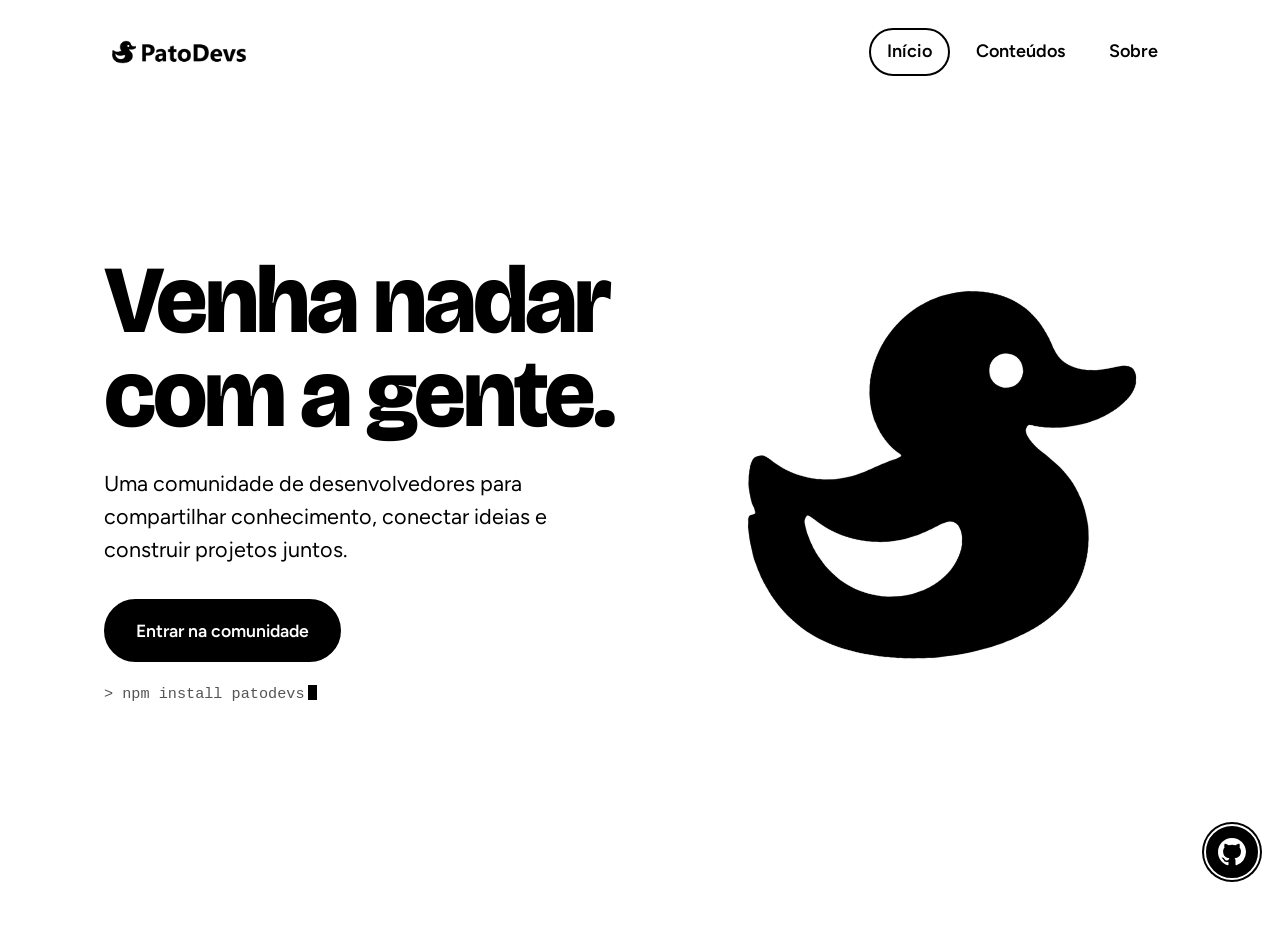
<file: index.html>
<!DOCTYPE html>
<html lang="pt-BR">
<head>
  <meta charset="utf-8">
  <meta name="viewport" content="width=device-width, initial-scale=1, viewport-fit=cover">
  <title>Início — Pato Devs</title>
  <meta name="description" content="Uma comunidade de desenvolvedores para compartilhar conhecimento, conectar ideias e construir projetos juntos.">
  <meta name="robots" content="index, follow">
  <link rel="canonical" href="https://patodevs.vercel.app/">
  <meta property="og:type" content="website">
  <meta property="og:url" content="https://patodevs.vercel.app/">
  <meta property="og:title" content="Início — Pato Devs">
  <meta property="og:description" content="Uma comunidade de desenvolvedores para compartilhar conhecimento, conectar ideias e construir projetos juntos.">
  <meta property="og:image" content="https://patodevs.vercel.app/assets/img/pato-branco.png">
  <meta property="og:image:alt" content="Logo Pato Devs">
  <meta property="og:locale" content="pt_BR">
  <meta name="twitter:card" content="summary_large_image">
  <meta name="twitter:url" content="https://patodevs.vercel.app/">
  <meta name="twitter:title" content="Início — Pato Devs">
  <meta name="twitter:description" content="Uma comunidade de desenvolvedores para compartilhar conhecimento, conectar ideias e construir projetos juntos.">
  <meta name="twitter:image" content="https://patodevs.vercel.app/assets/img/pato-branco.png">
  <link rel="icon" href="assets/img/favicon.png">
  <link href="https://fonts.googleapis.com/css2?family=Bricolage+Grotesque:opsz,wght@12..96,500;12..96,800&family=Figtree:wght@400;500;600&display=swap" rel="stylesheet">
  <link rel="stylesheet" href="assets/css/style.css">

  <style>
    .top { position: relative; }
    .top .menu-toggle { display: none; }

    @media (max-width: 560px) {
      .top .menu-toggle {
        display: inline-flex;
        align-items: center;
        justify-content: center;
        flex: 0 0 44px;
        width: 44px;
        height: 44px;
        margin-left: auto;
        padding: 0;
        border: 2px solid var(--line);
        border-radius: 12px;
        background: var(--bg);
        color: var(--ink);
        font: 24px/1 system-ui, sans-serif;
        cursor: pointer;
      }

      .top nav.site-menu {
        position: absolute;
        top: calc(100% + 12px);
        right: 0;
        left: 0;
        z-index: 50;
        display: flex;
        flex-direction: column;
        align-items: stretch;
        width: 100%;
        gap: 4px;
        padding: 8px;
        border: 2px solid var(--line);
        border-radius: 16px;
        background: var(--bg);
        box-shadow: 0 12px 24px rgb(0 0 0 / 12%);
      }

      .top nav.site-menu:not(.is-open) {
        display: none;
      }

      .top nav.site-menu a {
        display: flex;
        justify-content: flex-start;
        flex: none;
        width: 100%;
        min-height: 44px;
        padding: 10px 14px;
        border-radius: 10px;
        text-align: left;
      }
    }
  </style>
</head>
<body>
  <div class="page">
    <div class="first">
      <header class="top">
        <a href="index.html" aria-label="Pato Devs, página inicial">
          <img class="l" src="assets/img/logo-horizontal-preto.png" alt="Pato Devs">
          <img class="d" src="assets/img/logo-horizontal-branco.png" alt="Pato Devs">
        </a>

        <button class="menu-toggle" type="button" aria-label="Abrir menu" aria-expanded="false" aria-controls="site-menu">
          <span aria-hidden="true">☰</span>
        </button>

        <nav id="site-menu" class="site-menu" aria-label="Principal">
          <a href="index.html" aria-current="page">Início</a>
          <a href="pages/conteudos.html">Conteúdos</a>
          <a href="pages/sobre.html">Sobre</a>
        </nav>
      </header>

      <section class="hero">
        <div>
          <h1>Venha nadar com a gente.</h1>
          <p class="lead">Uma comunidade de desenvolvedores para compartilhar conhecimento, conectar ideias e construir projetos juntos.</p>
          <a class="cta" href="https://discord.gg/9tGbJGCNey">Entrar na comunidade</a>
          <p class="term" aria-hidden="true">&gt; npm install patodevs<i></i></p>
        </div>

        <div class="duck">
          <b class="ring"></b>
          <b class="ring"></b>
          <b class="ring"></b>
          <img class="l" src="assets/img/pato-preto.png" alt="">
          <img class="d" src="assets/img/pato-branco.png" alt="">
        </div>
      </section>
    </div>
  </div>

  <a class="gh" href="https://github.com/PatoDevs" target="_blank" rel="noopener" aria-label="Pato Devs no GitHub">
    <svg viewBox="0 0 16 16" aria-hidden="true">
      <path d="M8 0C3.58 0 0 3.58 0 8c0 3.54 2.29 6.53 5.47 7.59.4.07.55-.17.55-.38 0-.19-.01-.82-.01-1.49-2.01.37-2.53-.49-2.69-.94-.09-.23-.48-.94-.82-1.13-.28-.15-.68-.52-.01-.53.63-.01 1.08.58 1.23.82.72 1.21 1.87.87 2.33.66.07-.52.28-.87.51-1.07-1.78-.2-3.64-.89-3.64-3.95 0-.87.31-1.59.82-2.15-.08-.2-.36-1.02.08-2.12 0 0 .67-.21 2.2.82a7.6 7.6 0 0 1 4 0c1.53-1.04 2.2-.82 2.2-.82.44 1.1.16 1.92.08 2.12.51.56.82 1.27.82 2.15 0 3.07-1.87 3.75-3.65 3.95.29.25.54.73.54 1.48 0 1.07-.01 1.93-.01 2.2 0 .21.15.46.55.38A8.01 8.01 0 0 0 16 8c0-4.42-3.58-8-8-8z"/>
    </svg>
    <span>Nosso GitHub</span>
  </a>

  <script>
    (() => {
      const button = document.querySelector(".menu-toggle");
      const menu = document.querySelector("#site-menu");

      function setOpen(open) {
        menu.classList.toggle("is-open", open);
        button.setAttribute("aria-expanded", String(open));
        button.setAttribute("aria-label", open ? "Fechar menu" : "Abrir menu");
        button.querySelector("span").textContent = open ? "×" : "☰";
      }

      button.addEventListener("click", () => {
        setOpen(button.getAttribute("aria-expanded") !== "true");
      });

      document.addEventListener("click", (event) => {
        if (!menu.contains(event.target) && !button.contains(event.target)) {
          setOpen(false);
        }
      });

      document.addEventListener("keydown", (event) => {
        if (event.key === "Escape" && button.getAttribute("aria-expanded") === "true") {
          setOpen(false);
          button.focus();
        }
      });

      menu.addEventListener("click", (event) => {
        if (event.target.closest("a")) setOpen(false);
      });

      window.matchMedia("(max-width: 560px)")
        .addEventListener("change", () => setOpen(false));
    })();
  </script>
</body>
</html>
</file>
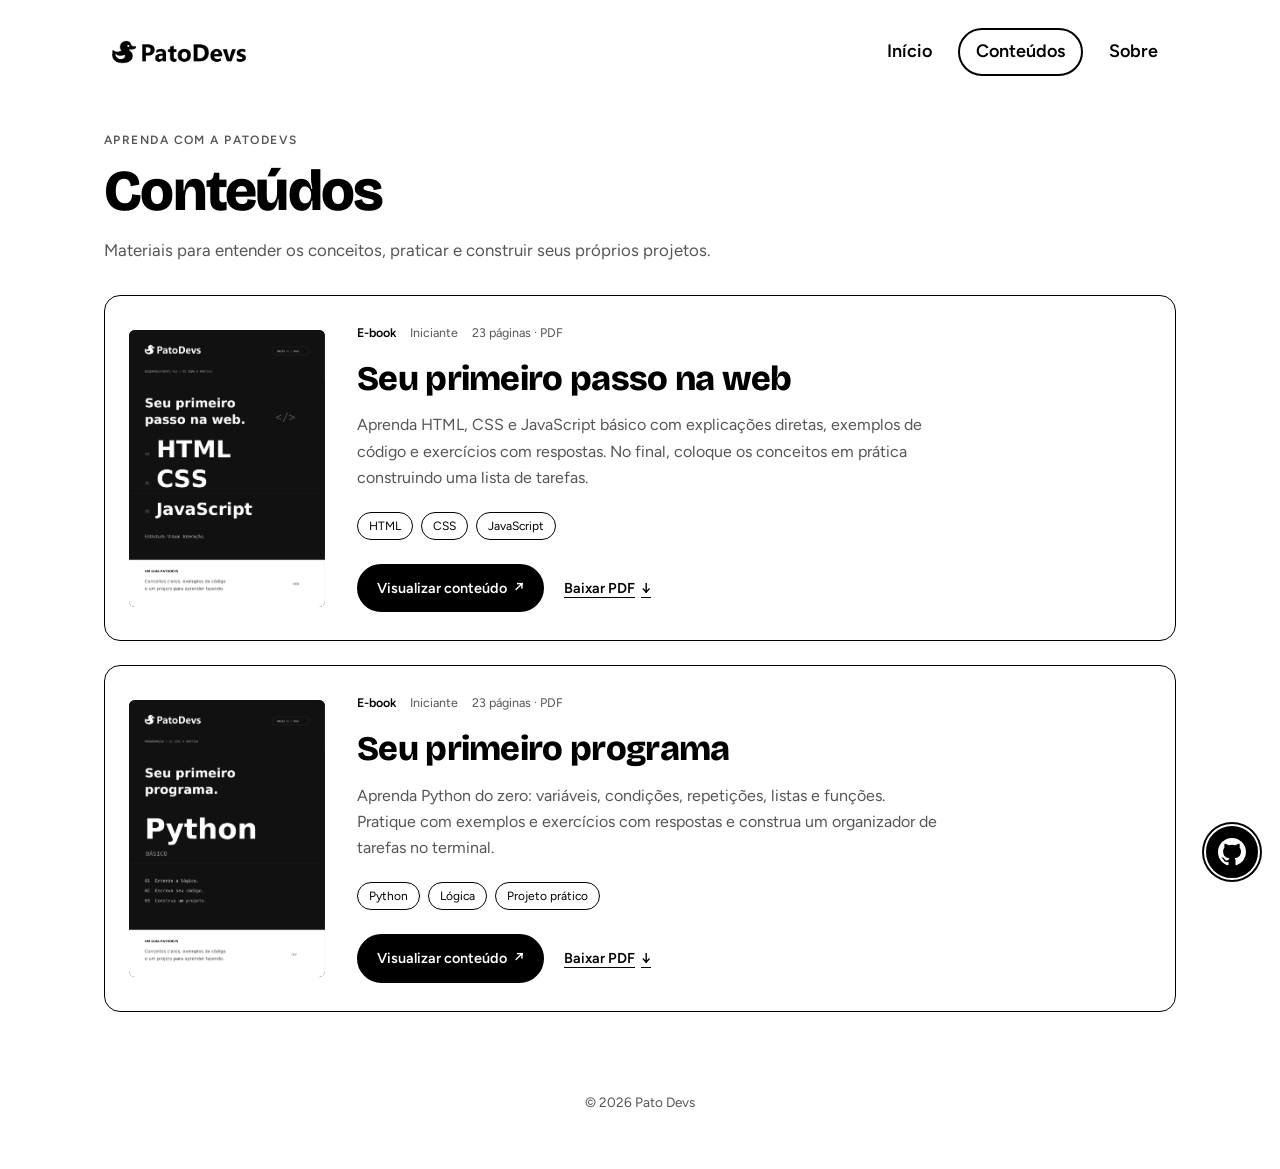
<file: pages/conteudos.html>
<!DOCTYPE html>
<html lang="pt-BR">
<head>
  <meta charset="utf-8">
  <meta name="viewport" content="width=device-width, initial-scale=1, viewport-fit=cover">
  <title>Conteúdos — Pato Devs</title>
  <meta name="description" content="Aprenda com os conteúdos da PatoDevs: e-books, exemplos de código e exercícios para construir seus primeiros projetos.">
  <link rel="canonical" href="https://patodevs.vercel.app/pages/conteudos">
  <meta property="og:type" content="website">
  <meta property="og:title" content="Conteúdos — Pato Devs">
  <meta property="og:description" content="E-books, exemplos e exercícios para aprender desenvolvimento com a PatoDevs.">
  <meta property="og:url" content="https://patodevs.vercel.app/pages/conteudos">
  <meta property="og:image" content="https://patodevs.vercel.app/assets/img/ebook-html-css-js.png">
  <meta property="og:image:alt" content="Capa do e-book Seu primeiro passo na web, da PatoDevs">
  <meta property="og:locale" content="pt_BR">
  <meta name="twitter:card" content="summary_large_image">
  <link rel="icon" href="../assets/img/favicon.png">
  <link href="https://fonts.googleapis.com/css2?family=Bricolage+Grotesque:opsz,wght@12..96,500;12..96,800&family=Figtree:wght@400;500;600&display=swap" rel="stylesheet">
  <link rel="stylesheet" href="../assets/css/style.css">
  <link rel="stylesheet" href="../assets/css/conteudos.css">

  <style>
    .top { position: relative; }
    .top .menu-toggle { display: none; }

    @media (max-width: 560px) {
      .top .menu-toggle {
        display: inline-flex;
        align-items: center;
        justify-content: center;
        flex: 0 0 44px;
        width: 44px;
        height: 44px;
        margin-left: auto;
        padding: 0;
        border: 2px solid var(--line);
        border-radius: 12px;
        background: var(--bg);
        color: var(--ink);
        font: 24px/1 system-ui, sans-serif;
        cursor: pointer;
      }

      .contents-layout .top nav.site-menu {
        position: absolute;
        top: calc(100% + 12px);
        right: 0;
        left: 0;
        z-index: 50;
        display: flex;
        flex-direction: column;
        align-items: stretch;
        width: 100%;
        gap: 4px;
        padding: 8px;
        border: 2px solid var(--line);
        border-radius: 16px;
        background: var(--bg);
        box-shadow: 0 12px 24px rgb(0 0 0 / 12%);
      }

      .contents-layout .top nav.site-menu:not(.is-open) {
        display: none;
      }

      .contents-layout .top nav.site-menu a {
        display: flex;
        justify-content: flex-start;
        flex: none;
        width: 100%;
        min-height: 44px;
        padding: 10px 14px;
        border-radius: 10px;
        text-align: left;
      }
    }
  </style>
</head>
<body>
  <div class="page contents-layout">
    <header class="top">
      <a href="../index.html" aria-label="Pato Devs, página inicial">
        <img class="l" src="../assets/img/logo-horizontal-preto.png" alt="Pato Devs">
        <img class="d" src="../assets/img/logo-horizontal-branco.png" alt="Pato Devs">
      </a>

      <button class="menu-toggle" type="button" aria-label="Abrir menu" aria-expanded="false" aria-controls="site-menu">
        <span aria-hidden="true">☰</span>
      </button>

      <nav id="site-menu" class="site-menu" aria-label="Principal">
        <a href="../index.html">Início</a>
        <a href="conteudos.html" aria-current="page">Conteúdos</a>
        <a href="sobre.html">Sobre</a>
      </nav>
    </header>

    <main class="conteudos conteudos-page" id="conteudos" aria-labelledby="conteudos-titulo">
      <div class="conteudos-heading">
        <p class="conteudos-label">APRENDA COM A PATODEVS</p>
        <h1 id="conteudos-titulo">Conteúdos</h1>
        <p>Materiais para entender os conceitos, praticar e construir seus próprios projetos.</p>
      </div>

      <div class="conteudos-grid">
        <article class="conteudo-card" aria-labelledby="ebook-titulo">
          <div class="conteudo-capa">
            <img
              src="../assets/img/ebook-html-css-js.png"
              alt="Capa do e-book Seu primeiro passo na web, da PatoDevs"
              width="893"
              height="1263"
              loading="lazy"
            >
          </div>

          <div class="conteudo-info">
            <div class="conteudo-meta">
              <span>E-book</span>
              <span>Iniciante</span>
              <span>23 páginas · PDF</span>
            </div>

            <h2 id="ebook-titulo">Seu primeiro passo na web</h2>
            <p>Aprenda HTML, CSS e JavaScript básico com explicações diretas, exemplos de código e exercícios com respostas. No final, coloque os conceitos em prática construindo uma lista de tarefas.</p>

            <ul class="conteudo-tags" aria-label="Assuntos">
              <li>HTML</li>
              <li>CSS</li>
              <li>JavaScript</li>
            </ul>

            <div class="conteudo-acoes">
              <a
                class="cta"
                href="../assets/pdf/PatoDevs-HTML-CSS-JavaScript.pdf"
                target="_blank"
                rel="noopener"
                aria-label="Visualizar conteúdo: Seu primeiro passo na web (PDF, abre em nova aba)"
              >
                Visualizar conteúdo <span aria-hidden="true">↗</span>
              </a>

              <a
                class="conteudo-download"
                href="../assets/pdf/PatoDevs-HTML-CSS-JavaScript.pdf"
                download="PatoDevs-HTML-CSS-JavaScript.pdf"
                aria-label="Baixar PDF: Seu primeiro passo na web"
              >
                Baixar PDF <span aria-hidden="true">↓</span>
              </a>
            </div>
          </div>
        </article>

        <article class="conteudo-card" aria-labelledby="ebook-python-titulo">
          <div class="conteudo-capa">
            <img
              src="../assets/img/ebook-python-basico.png"
              alt="Capa do e-book Seu primeiro programa: Python básico, da PatoDevs"
              width="893"
              height="1263"
              loading="lazy"
            >
          </div>

          <div class="conteudo-info">
            <div class="conteudo-meta">
              <span>E-book</span>
              <span>Iniciante</span>
              <span>23 páginas · PDF</span>
            </div>

            <h2 id="ebook-python-titulo">Seu primeiro programa</h2>
            <p>Aprenda Python do zero: variáveis, condições, repetições, listas e funções. Pratique com exemplos e exercícios com respostas e construa um organizador de tarefas no terminal.</p>

            <ul class="conteudo-tags" aria-label="Assuntos">
              <li>Python</li>
              <li>Lógica</li>
              <li>Projeto prático</li>
            </ul>

            <div class="conteudo-acoes">
              <a
                class="cta"
                href="../assets/pdf/PatoDevs-Python-Basico.pdf"
                target="_blank"
                rel="noopener"
                aria-label="Visualizar conteúdo: Seu primeiro programa — Python básico (PDF, abre em nova aba)"
              >
                Visualizar conteúdo <span aria-hidden="true">↗</span>
              </a>

              <a
                class="conteudo-download"
                href="../assets/pdf/PatoDevs-Python-Basico.pdf"
                download="PatoDevs-Python-Basico.pdf"
                aria-label="Baixar PDF: Seu primeiro programa — Python básico"
              >
                Baixar PDF <span aria-hidden="true">↓</span>
              </a>
            </div>
          </div>
        </article>
      </div>
    </main>

    <footer>© 2026 Pato Devs</footer>
  </div>

  <a class="gh" href="https://github.com/PatoDevs" target="_blank" rel="noopener" aria-label="Pato Devs no GitHub">
    <svg viewBox="0 0 16 16" aria-hidden="true">
      <path d="M8 0C3.58 0 0 3.58 0 8c0 3.54 2.29 6.53 5.47 7.59.4.07.55-.17.55-.38 0-.19-.01-.82-.01-1.49-2.01.37-2.53-.49-2.69-.94-.09-.23-.48-.94-.82-1.13-.28-.15-.68-.52-.01-.53.63-.01 1.08.58 1.23.82.72 1.21 1.87.87 2.33.66.07-.52.28-.87.51-1.07-1.78-.2-3.64-.89-3.64-3.95 0-.87.31-1.59.82-2.15-.08-.2-.36-1.02.08-2.12 0 0 .67-.21 2.2.82a7.6 7.6 0 0 1 4 0c1.53-1.04 2.2-.82 2.2-.82.44 1.1.16 1.92.08 2.12.51.56.82 1.27.82 2.15 0 3.07-1.87 3.75-3.65 3.95.29.25.54.73.54 1.48 0 1.07-.01 1.93-.01 2.2 0 .21.15.46.55.38A8.01 8.01 0 0 0 16 8c0-4.42-3.58-8-8-8z"/>
    </svg>
    <span>Nosso GitHub</span>
  </a>

  <script>
    (() => {
      const button = document.querySelector(".menu-toggle");
      const menu = document.querySelector("#site-menu");

      function setOpen(open) {
        menu.classList.toggle("is-open", open);
        button.setAttribute("aria-expanded", String(open));
        button.setAttribute("aria-label", open ? "Fechar menu" : "Abrir menu");
        button.querySelector("span").textContent = open ? "×" : "☰";
      }

      button.addEventListener("click", () => {
        setOpen(button.getAttribute("aria-expanded") !== "true");
      });

      document.addEventListener("click", (event) => {
        if (!menu.contains(event.target) && !button.contains(event.target)) {
          setOpen(false);
        }
      });

      document.addEventListener("keydown", (event) => {
        if (event.key === "Escape" && button.getAttribute("aria-expanded") === "true") {
          setOpen(false);
          button.focus();
        }
      });

      menu.addEventListener("click", (event) => {
        if (event.target.closest("a")) setOpen(false);
      });

      window.matchMedia("(max-width: 560px)")
        .addEventListener("change", () => setOpen(false));
    })();
  </script>
</body>
</html>
</file>
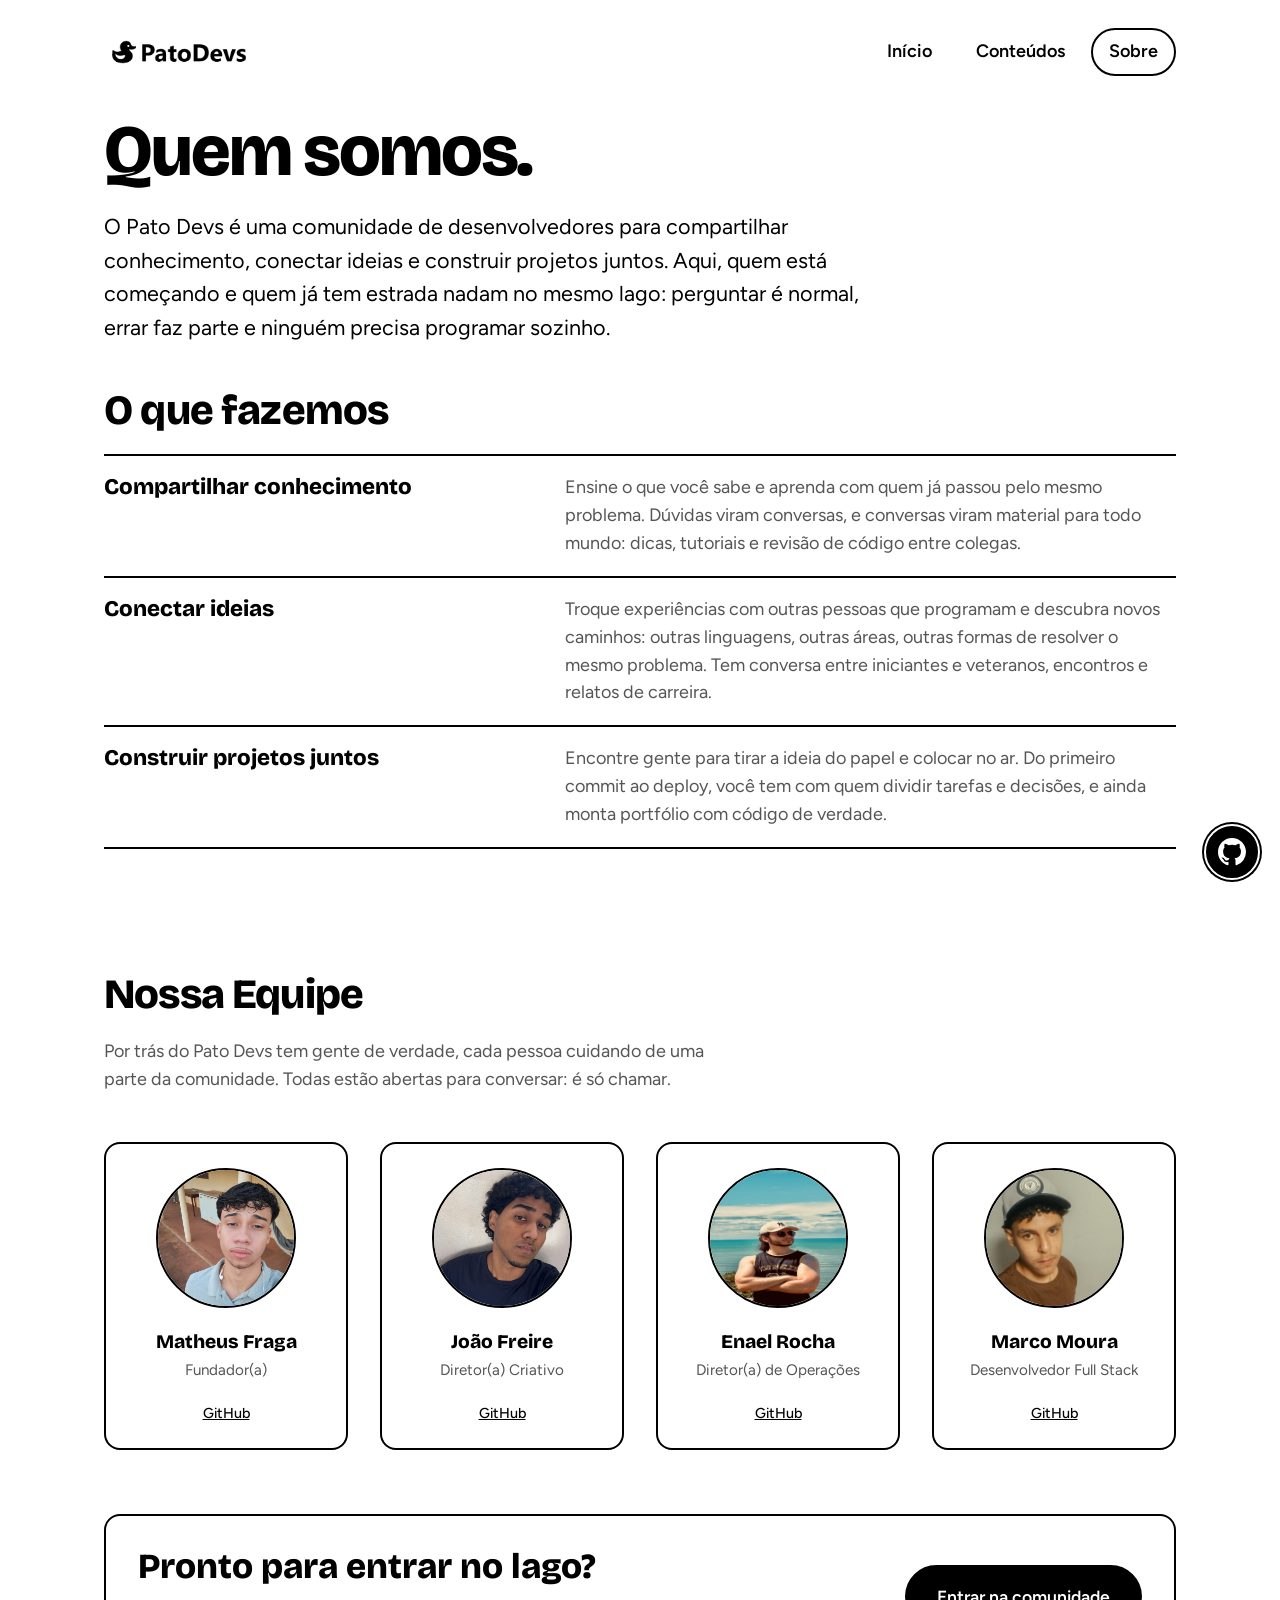
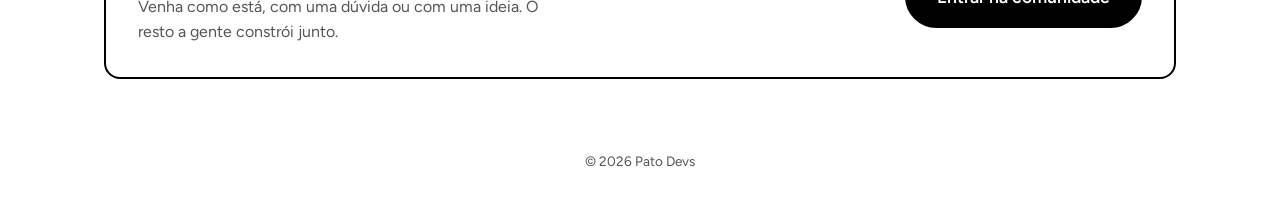
<file: pages/sobre.html>
<!DOCTYPE html>
<html lang="pt-BR">
<head>
  <meta charset="utf-8">
  <meta name="viewport" content="width=device-width, initial-scale=1, viewport-fit=cover">
  <title>Sobre — Pato Devs</title>
  <meta name="description" content="Uma comunidade de desenvolvedores para compartilhar conhecimento, conectar ideias e construir projetos juntos.">
  <link rel="icon" href="../assets/img/favicon.png">
  <link href="https://fonts.googleapis.com/css2?family=Bricolage+Grotesque:opsz,wght@12..96,500;12..96,800&family=Figtree:wght@400;500;600&display=swap" rel="stylesheet">
  <link rel="stylesheet" href="../assets/css/style.css">

  <style>
    .top { position: relative; }
    .top .menu-toggle { display: none; }

    @media (max-width: 560px) {
      .top .menu-toggle {
        display: inline-flex;
        align-items: center;
        justify-content: center;
        flex: 0 0 44px;
        width: 44px;
        height: 44px;
        margin-left: auto;
        padding: 0;
        border: 2px solid var(--line);
        border-radius: 12px;
        background: var(--bg);
        color: var(--ink);
        font: 24px/1 system-ui, sans-serif;
        cursor: pointer;
      }

      .top nav.site-menu {
        position: absolute;
        top: calc(100% + 12px);
        right: 0;
        left: 0;
        z-index: 50;
        display: flex;
        flex-direction: column;
        align-items: stretch;
        width: 100%;
        gap: 4px;
        padding: 8px;
        border: 2px solid var(--line);
        border-radius: 16px;
        background: var(--bg);
        box-shadow: 0 12px 24px rgb(0 0 0 / 12%);
      }

      .top nav.site-menu:not(.is-open) {
        display: none;
      }

      .top nav.site-menu a {
        display: flex;
        justify-content: flex-start;
        flex: none;
        width: 100%;
        min-height: 44px;
        padding: 10px 14px;
        border-radius: 10px;
        text-align: left;
      }
    }
  </style>
</head>
<body>
  <div class="page">
    <div class="first">
      <header class="top">
        <a href="../index.html" aria-label="Pato Devs, página inicial">
          <img class="l" src="../assets/img/logo-horizontal-preto.png" alt="Pato Devs">
          <img class="d" src="../assets/img/logo-horizontal-branco.png" alt="Pato Devs">
        </a>

        <button class="menu-toggle" type="button" aria-label="Abrir menu" aria-expanded="false" aria-controls="site-menu">
          <span aria-hidden="true">☰</span>
        </button>

        <nav id="site-menu" class="site-menu" aria-label="Principal">
          <a href="../index.html">Início</a>
          <a href="conteudos.html">Conteúdos</a>
          <a href="sobre.html" aria-current="page">Sobre</a>
        </nav>
      </header>

      <main class="sobre">
        <h1>Quem somos.</h1>
        <p class="lead">O Pato Devs é uma comunidade de desenvolvedores para compartilhar conhecimento, conectar ideias e construir projetos juntos. Aqui, quem está começando e quem já tem estrada nadam no mesmo lago: perguntar é normal, errar faz parte e ninguém precisa programar sozinho.</p>

        <h2>O que fazemos</h2>
        <ul class="pilares">
          <li>
            <b>Compartilhar conhecimento</b>
            <span>Ensine o que você sabe e aprenda com quem já passou pelo mesmo problema. Dúvidas viram conversas, e conversas viram material para todo mundo: dicas, tutoriais e revisão de código entre colegas.</span>
          </li>
          <li>
            <b>Conectar ideias</b>
            <span>Troque experiências com outras pessoas que programam e descubra novos caminhos: outras linguagens, outras áreas, outras formas de resolver o mesmo problema. Tem conversa entre iniciantes e veteranos, encontros e relatos de carreira.</span>
          </li>
          <li>
            <b>Construir projetos juntos</b>
            <span>Encontre gente para tirar a ideia do papel e colocar no ar. Do primeiro commit ao deploy, você tem com quem dividir tarefas e decisões, e ainda monta portfólio com código de verdade.</span>
          </li>
        </ul>
      </main>
    </div>

    <section class="sobre" id="equipe" aria-labelledby="equipe-titulo">
      <h2 id="equipe-titulo">Nossa Equipe</h2>
      <p class="intro">Por trás do Pato Devs tem gente de verdade, cada pessoa cuidando de uma parte da comunidade. Todas estão abertas para conversar: é só chamar.</p>

      <ul class="equipe">
        <li class="membro">
          <div class="foto">
            <img src="../assets/img/matheus.jpg" alt="Matheus Fraga">
          </div>
          <b>Matheus Fraga</b>
          <span>Fundador(a)</span>
          <a href="https://github.com/matheusfrdev" target="_blank" rel="noopener">GitHub</a>
        </li>

        <li class="membro">
          <div class="foto">
            <img src="../assets/img/joao.jpg" alt="João Freire">
          </div>
          <b>João Freire</b>
          <span>Diretor(a) Criativo</span>
          <a href="https://github.com/JoaoFreireDev" target="_blank" rel="noopener">GitHub</a>
        </li>

        <li class="membro">
          <div class="foto">
            <img src="../assets/img/enael.png" alt="Enael Rocha">
          </div>
          <b>Enael Rocha</b>
          <span>Diretor(a) de Operações</span>
          <a href="https://github.com/EnaelRocha" target="_blank" rel="noopener">GitHub</a>
        </li>

        <li class="membro">
          <div class="foto">
            <img src="../assets/img/marco.jpg" alt="Marco Moura">
          </div>
          <b>Marco Moura</b>
          <span>Desenvolvedor Full Stack</span>
          <a href="https://github.com/MarcoMoura1209" target="_blank" rel="noopener">GitHub</a>
        </li>
      </ul>

      <div class="fim">
        <div>
          <b>Pronto para entrar no lago?</b>
          <p>Venha como está, com uma dúvida ou com uma ideia. O resto a gente constrói junto.</p>
        </div>
        <a class="cta" href="https://discord.gg/9tGbJGCNey">Entrar na comunidade</a>
      </div>
    </section>

    <footer>© 2026 Pato Devs</footer>
  </div>

  <a class="gh" href="https://github.com/PatoDevs" target="_blank" rel="noopener" aria-label="Pato Devs no GitHub">
    <svg viewBox="0 0 16 16" aria-hidden="true">
      <path d="M8 0C3.58 0 0 3.58 0 8c0 3.54 2.29 6.53 5.47 7.59.4.07.55-.17.55-.38 0-.19-.01-.82-.01-1.49-2.01.37-2.53-.49-2.69-.94-.09-.23-.48-.94-.82-1.13-.28-.15-.68-.52-.01-.53.63-.01 1.08.58 1.23.82.72 1.21 1.87.87 2.33.66.07-.52.28-.87.51-1.07-1.78-.2-3.64-.89-3.64-3.95 0-.87.31-1.59.82-2.15-.08-.2-.36-1.02.08-2.12 0 0 .67-.21 2.2.82a7.6 7.6 0 0 1 4 0c1.53-1.04 2.2-.82 2.2-.82.44 1.1.16 1.92.08 2.12.51.56.82 1.27.82 2.15 0 3.07-1.87 3.75-3.65 3.95.29.25.54.73.54 1.48 0 1.07-.01 1.93-.01 2.2 0 .21.15.46.55.38A8.01 8.01 0 0 0 16 8c0-4.42-3.58-8-8-8z"/>
    </svg>
    <span>Nosso GitHub</span>
  </a>

  <script>
    (() => {
      const button = document.querySelector(".menu-toggle");
      const menu = document.querySelector("#site-menu");

      function setOpen(open) {
        menu.classList.toggle("is-open", open);
        button.setAttribute("aria-expanded", String(open));
        button.setAttribute("aria-label", open ? "Fechar menu" : "Abrir menu");
        button.querySelector("span").textContent = open ? "×" : "☰";
      }

      button.addEventListener("click", () => {
        setOpen(button.getAttribute("aria-expanded") !== "true");
      });

      document.addEventListener("click", (event) => {
        if (!menu.contains(event.target) && !button.contains(event.target)) {
          setOpen(false);
        }
      });

      document.addEventListener("keydown", (event) => {
        if (event.key === "Escape" && button.getAttribute("aria-expanded") === "true") {
          setOpen(false);
          button.focus();
        }
      });

      menu.addEventListener("click", (event) => {
        if (event.target.closest("a")) setOpen(false);
      });

      window.matchMedia("(max-width: 560px)")
        .addEventListener("change", () => setOpen(false));
    })();
  </script>
</body>
</html>
</file>
<file: assets/css/style.css>
/* Pato Devs — estilos compartilhados (preto e branco, como a logo) */
:root{--bg:#fff;--ink:#000;--muted:#555;--line:#000;
--h:'Bricolage Grotesque','Trebuchet MS',sans-serif;--b:'Figtree',system-ui,-apple-system,'Segoe UI',sans-serif;
box-sizing:border-box;padding-top:env(safe-area-inset-top,0px);padding-bottom:env(safe-area-inset-bottom,0px)}
@media(prefers-color-scheme:dark){:root:not([data-theme="light"]){--bg:#000;--ink:#fff;--muted:#aaa;--line:#fff}}
:root[data-theme="dark"]{--bg:#000;--ink:#fff;--muted:#aaa;--line:#fff}
html{scroll-padding-top:env(safe-area-inset-top,0px);scroll-behavior:smooth}
*,*::before,*::after{box-sizing:border-box}
body{margin:0;background:var(--bg);color:var(--ink);font:400 18px/1.55 var(--b)}
a{color:inherit}
:focus-visible{outline:3px solid var(--ink);outline-offset:4px}

/* troca de logo claro/escuro */
.d{display:none}
@media(prefers-color-scheme:dark){:root:not([data-theme="light"]) .l{display:none}:root:not([data-theme="light"]) .d{display:block}}
:root[data-theme="dark"] .l{display:none}:root[data-theme="dark"] .d{display:block}

.page{max-width:1120px;margin:0 auto;padding:0 24px 32px}
.top{display:flex;justify-content:space-between;align-items:center;gap:16px}
.top img{height:38px;width:auto}
.top nav{display:flex;gap:8px}
.top nav a{text-decoration:none;font-weight:600;padding:8px 16px;border:2px solid transparent;border-radius:999px}
.top nav a:hover,.top nav a[aria-current="page"]{border-color:var(--line)}

/* ---------- início (convite) ---------- */
.first{min-height:100vh;min-height:100svh;display:flex;flex-direction:column;padding:28px 0 16px}
.hero{flex:1;display:grid;grid-template-columns:1.1fr .9fr;gap:40px;align-items:center;padding:24px 0}
h1{font:800 clamp(2.8rem,7.5vw,6rem)/.98 var(--h);letter-spacing:-.03em;margin:0 0 24px}
.lead{font-size:clamp(1.1rem,2vw,1.35rem);max-width:34ch;margin:0 0 32px}
.cta{display:inline-block;background:var(--ink);color:var(--bg);text-decoration:none;font-weight:600;font-size:1.1rem;padding:16px 30px;border-radius:999px;border:2px solid var(--ink);transition:background .15s,color .15s}
.cta:hover{background:var(--bg);color:var(--ink)}
.term{font:500 .95rem/1.4 ui-monospace,Menlo,Consolas,monospace;margin:22px 0 0;color:var(--muted)}
.term i{display:inline-block;width:.6em;height:1.05em;background:var(--ink);vertical-align:-.15em;margin-left:3px;animation:blink 1s steps(1) infinite}
.duck{position:relative;width:100%;max-width:440px;justify-self:center;transform:rotate(-4deg)}
.duck>img{width:100%;height:auto}
.ring{position:absolute;left:50%;bottom:4%;width:90%;aspect-ratio:3/1;border:2px solid var(--line);border-radius:50%;transform:translateX(-50%) scale(.5);opacity:0;z-index:-1;animation:rip 4s ease-out infinite}
.ring:nth-child(2){animation-delay:1.3s}.ring:nth-child(3){animation-delay:2.6s}
.down{align-self:center;display:grid;place-items:center;width:48px;height:48px;border:2px solid var(--line);border-radius:50%;color:var(--ink);text-decoration:none}
.down svg{width:22px;height:22px;stroke:currentColor;fill:none;stroke-width:2.5;stroke-linecap:round;stroke-linejoin:round}
.down:hover{background:var(--ink);color:var(--bg)}
#convite{padding-top:48px}
.ticket{display:flex;border:2px solid var(--line);border-radius:16px;margin:0 0 32px;transform:rotate(-1deg);transition:transform .2s;overflow:hidden}
.ticket:hover{transform:rotate(0)}
.stub{position:relative;padding:20px 28px;border-right:2px dashed var(--line);display:grid;place-items:center}
.stub img{width:58px;height:auto}
.stub::before,.stub::after{content:"";position:absolute;right:-13px;width:24px;height:24px;border-radius:50%;background:var(--bg);border:2px solid var(--line)}
.stub::before{top:-13px}.stub::after{bottom:-13px}
.tk{padding:20px 28px;display:flex;flex-direction:column;justify-content:center;gap:4px}
.tk b{font:800 clamp(1.8rem,4.5vw,2.8rem)/1 var(--h);letter-spacing:-.02em}
.tk span{color:var(--muted)}

/* ---------- sobre + equipe ---------- */
.sobre{padding:56px 0 24px}
.sobre h1{font-size:clamp(2.4rem,6vw,4.5rem);max-width:14ch}
.sobre h2{font:800 clamp(1.8rem,4vw,2.6rem)/1.1 var(--h);letter-spacing:-.02em;margin:64px 0 20px}
.sobre .lead{max-width:48ch}
ul.pilares{list-style:none;margin:0;padding:0;border-top:2px solid var(--line)}
ul.pilares li{display:grid;grid-template-columns:minmax(0,1fr) minmax(0,1.4fr);gap:24px;padding:18px 0;border-bottom:2px solid var(--line);transition:background .15s,color .15s,padding .15s}
ul.pilares li:hover{background:var(--ink);color:var(--bg);padding-left:16px;padding-right:16px}
ul.pilares li:hover span{color:var(--bg)}
ul.pilares b{font:800 1.4rem/1.2 var(--h)}
ul.pilares span{color:var(--muted)}
.equipe{list-style:none;margin:0;padding:0;display:grid;grid-template-columns:repeat(auto-fill,minmax(220px,1fr));gap:16px}
.membro{border:2px solid var(--line);border-radius:16px;padding:20px;display:flex;flex-direction:column;gap:6px;transition:transform .2s}
.membro:hover{transform:rotate(-1deg) translateY(-3px)}
.foto{width:84px;height:84px;border-radius:50%;background:var(--ink);display:grid;place-items:center;margin-bottom:10px;overflow:hidden}
.foto img{width:54px;height:auto}
.membro b{font:800 1.2rem/1.2 var(--h)}
.membro span{color:var(--muted);font-size:.95rem}
.membro a{margin-top:6px;font-weight:600;font-size:.95rem}
.fim{margin-top:64px;border:2px solid var(--line);border-radius:16px;padding:32px;display:flex;flex-wrap:wrap;gap:20px;justify-content:space-between;align-items:center}
.fim b{font:800 clamp(1.5rem,3.5vw,2.2rem)/1.1 var(--h)}
.fim p{margin:8px 0 0;color:var(--muted);font-size:1rem;max-width:40ch}

/* primeira tela do Sobre: ocupa a janela toda, então a equipe só aparece ao rolar */
.first .sobre{flex:1;padding-top:40px}
.first .sobre h2{margin-top:44px}
.first .down{margin-top:24px}
.sobre .lead{max-width:56ch}
.sobre .intro{max-width:52ch;color:var(--muted);margin:0 0 28px}
section.sobre{padding-top:72px;scroll-margin-top:16px}
section.sobre h2{margin-top:0}

footer{margin-top:48px;padding:0 0 8px;color:var(--muted);font-size:.85rem;text-align:center}

/* botão flutuante do GitHub */
.gh{position:fixed;right:max(20px,env(safe-area-inset-right,0px));bottom:calc(20px + env(safe-area-inset-bottom,0px));display:flex;align-items:center;background:var(--ink);color:var(--bg);border:2px solid var(--bg);border-radius:999px;padding:12px;text-decoration:none;font-weight:600;box-shadow:0 0 0 2px var(--ink);z-index:10}
.gh svg{width:28px;height:28px;fill:currentColor;flex:none}
.gh span{max-width:0;overflow:hidden;white-space:nowrap;transition:max-width .25s,margin .25s}
.gh:hover span,.gh:focus-visible span{max-width:140px;margin:0 8px 0 10px}

@keyframes blink{50%{opacity:0}}
@keyframes rip{0%{transform:translateX(-50%) scale(.5);opacity:.9}100%{transform:translateX(-50%) scale(1.25);opacity:0}}
@keyframes bob{50%{transform:rotate(-4deg) translateY(-8px)}}
@keyframes dn{50%{transform:translateY(4px)}}
@media(prefers-reduced-motion:no-preference){.duck{animation:bob 4s ease-in-out infinite}.down svg{animation:dn 1.6s ease-in-out infinite}}

/* CORREÇÃO: FOTOS E RESPONSIVIDADE DO SITE */

.page {
  width: 100%;
  min-width: 0;
}

.top > a {
  min-width: 0;
  max-width: 100%;
}

.top img {
  max-width: 100%;
  object-fit: contain;
  vertical-align: middle;
}

.top nav {
  min-width: 0;
  max-width: 100%;
}

.top nav a {
  display: flex;
  align-items: center;
  justify-content: center;
  min-height: 44px;
  text-align: center;
}

.hero {
  grid-template-columns: minmax(0, 1.1fr) minmax(0, .9fr);
}

.hero > *,
.tk,
.fim > *,
.membro {
  min-width: 0;
}

.hero h1,
.sobre h1,
.sobre h2,
.tk b,
.membro b {
  overflow-wrap: anywhere;
}

.lead,
.intro,
.term,
.tk span,
.membro a,
.fim p,
ul.pilares li {
  overflow-wrap: anywhere;
}

.cta {
  max-width: 100%;
  white-space: normal;
  text-align: center;
  overflow-wrap: anywhere;
}

/* Equipe */

.equipe {
  list-style: none;
  padding: 0;
  margin: 48px 0;
  display: grid;
  grid-template-columns: repeat(
    auto-fit,
    minmax(min(220px, 100%), 1fr)
  );
  gap: 32px;
}

.membro {
  display: flex;
  flex-direction: column;
  align-items: center;
  text-align: center;
  padding: 24px 20px;
}

.membro .foto {
  position: relative;
  display: block;
  flex: 0 0 140px;
  width: 140px;
  height: 140px;
  min-height: 140px;
  aspect-ratio: 1;
  border: 2px solid var(--line);
  border-radius: 50%;
  overflow: hidden;
  background: var(--bg);
  margin: 0 0 16px;
}

.membro .foto img {
  position: absolute;
  inset: 0;
  display: block;
  width: 100%;
  height: 100%;
  max-width: none;
  object-fit: cover;
  object-position: center;
}

.membro b {
  font: 800 1.2rem/1.2 var(--h);
}

.membro span {
  color: var(--muted);
  font-size: .95rem;
  margin-bottom: 8px;
}

.membro a {
  font-size: .9rem;
  text-decoration: underline;
  font-weight: 500;
}

/* Conteúdos */

.page.contents-layout {
  min-height: 100vh;
  min-height: 100svh;
  display: flex;
  flex-direction: column;
  padding-top: 28px;
}

.contents-layout .conteudos,
.contents-layout .conteudos-grid,
.contents-layout .conteudo-card,
.contents-layout .conteudo-info {
  min-width: 0;
}

.contents-layout .conteudos-grid {
  grid-template-columns: minmax(0, 1fr);
}

.contents-layout .conteudo-info {
  overflow-wrap: anywhere;
}

.contents-layout .conteudo-capa img {
  max-width: 100%;
  height: auto;
  object-fit: contain;
}

.contents-layout .conteudo-acoes {
  display: flex;
  flex-wrap: wrap;
  align-items: center;
  width: 100%;
  min-width: 0;
  gap: 12px 20px;
}

.contents-layout .conteudo-acoes .cta {
  display: flex;
  align-items: center;
  justify-content: center;
  min-height: 48px;
  max-width: 100%;
  white-space: normal;
  line-height: 1.4;
}

.contents-layout .conteudo-download {
  display: inline-flex;
  align-items: center;
  justify-content: center;
  gap: 6px;
  min-height: 44px;
  max-width: 100%;
}

/* Tablets */

@media (max-width: 800px) {
  .contents-layout .conteudos .conteudo-card {
    grid-template-columns: minmax(0, 1fr);
  }

  .contents-layout .conteudos .conteudo-capa {
    padding: 24px 24px 0;
  }

  .contents-layout .conteudos .conteudo-capa img {
    width: 100%;
    max-width: 180px;
  }

  .contents-layout .conteudos .conteudo-info {
    padding: 24px;
  }
}

@media (max-width: 760px) {
  .top {
    flex-wrap: wrap;
    gap: 16px;
  }

  .top nav {
    flex-wrap: wrap;
  }

  .hero {
    grid-template-columns: minmax(0, 1fr);
    padding: 24px 0;
    gap: 24px;
  }

  .duck {
    max-width: 260px;
    order: -1;
    justify-self: start;
  }

  ul.pilares li {
    grid-template-columns: minmax(0, 1fr);
    gap: 8px;
  }

  .equipe {
    gap: 20px;
  }
}

/* Celulares */

@media (max-width: 560px) {
  body {
    font-size: 16px;
  }

  .page {
    padding-right: 16px;
    padding-left: 16px;
  }

  .top {
    align-items: flex-start;
  }

  .top img {
    height: 32px;
  }

  .top nav {
    width: 100%;
    gap: 4px;
  }

  .top nav a {
    flex: 1 1 auto;
    padding: 8px 10px;
    font-size: .95rem;
  }

  .first {
    padding-bottom: 80px;
  }

  .hero h1 {
    font-size: clamp(2.1rem, 10vw, 3.5rem);
  }

  .hero .cta {
    width: 100%;
    padding: 14px 18px;
    font-size: 1rem;
  }

  .duck {
    max-width: min(240px, 100%);
    transform: none;
    animation: none;
  }

  .ticket {
    transform: none;
  }

  .stub {
    flex: 0 0 72px;
    padding: 12px;
  }

  .stub img {
    width: 44px;
    max-width: 100%;
  }

  .tk {
    padding: 16px 12px;
  }

  .tk b {
    font-size: clamp(1.4rem, 6vw, 2rem);
  }

  .sobre,
  .first .sobre {
    padding-top: 32px;
  }

  .sobre h1 {
    font-size: clamp(2rem, 8vw, 3rem);
  }

  .sobre h2,
  .first .sobre h2 {
    margin-top: 36px;
  }

  section.sobre {
    padding-top: 48px;
  }

  section.sobre h2 {
    margin-top: 0;
  }

  .equipe {
    grid-template-columns: minmax(0, 1fr);
  }

  .membro:hover {
    transform: none;
  }

  .fim {
    padding: 24px 20px;
    gap: 20px;
  }

  .fim .cta {
    width: 100%;
  }

  .page.contents-layout {
    padding: 24px 16px 32px;
  }

  .contents-layout .conteudos {
    padding-top: 32px;
  }

  .contents-layout .conteudos .conteudo-info {
    padding: 20px;
  }

  .contents-layout .conteudos .conteudo-capa {
    padding: 20px 20px 0;
  }

  .contents-layout .conteudos .conteudo-capa img {
    max-width: 160px;
  }

  .contents-layout .conteudo-acoes {
    flex-direction: column;
    align-items: stretch;
    gap: 8px;
  }

  .contents-layout .conteudo-acoes .cta,
  .contents-layout .conteudo-acoes .conteudo-download {
    width: 100%;
    align-self: stretch;
  }

  .page footer {
    padding-bottom: 88px;
  }

  .gh {
    right: max(16px, env(safe-area-inset-right, 0px));
    bottom: calc(16px + env(safe-area-inset-bottom, 0px));
  }
}

@media (prefers-reduced-motion: reduce) {
  html {
    scroll-behavior: auto;
  }

  .duck,
  .ring,
  .term i,
  .down svg {
    animation: none;
  }
}

/* Menu compacto no celular */

.top {
  position: relative;
}

.top .menu-toggle {
  display: none;
}

@media (max-width: 560px) {
  .top .menu-toggle {
    display: inline-flex;
    align-items: center;
    justify-content: center;
    flex: 0 0 44px;
    width: 44px;
    height: 44px;
    margin-left: auto;
    padding: 0;
    border: 2px solid var(--line);
    border-radius: 12px;
    background: var(--bg);
    color: var(--ink);
    font: 24px/1 system-ui, sans-serif;
    cursor: pointer;
  }

  .top .menu-toggle:hover {
    background: var(--ink);
    color: var(--bg);
  }

  .top nav.site-menu,
  .contents-layout .top nav.site-menu {
    position: absolute;
    top: calc(100% + 12px);
    right: 0;
    left: 0;
    z-index: 50;
    display: flex;
    flex-direction: column;
    align-items: stretch;
    width: 100%;
    gap: 4px;
    padding: 8px;
    border: 2px solid var(--line);
    border-radius: 16px;
    background: var(--bg);
    box-shadow: 0 12px 24px rgb(0 0 0 / 12%);
  }

  .top nav.site-menu:not(.is-open),
  .contents-layout .top nav.site-menu:not(.is-open) {
    display: none;
  }

  .top nav.site-menu a,
  .contents-layout .top nav.site-menu a {
    display: flex;
    justify-content: flex-start;
    flex: none;
    width: 100%;
    min-height: 44px;
    padding: 10px 14px;
    border-radius: 10px;
    text-align: left;
  }
}
</file>
<file: assets/css/conteudos.css>
/* Página de Conteúdos — desktop, tablet e celular */
.page.contents-layout {
  min-height: 100vh;
  min-height: 100svh;
  display: flex;
  flex-direction: column;
  padding-top: 28px;
}
.contents-layout .conteudos {
  flex: 1;
  min-width: 0;
  padding: clamp(32px, 5vw, 56px) 0 32px;
}
.contents-layout .conteudos-heading { max-width: 660px; margin-bottom: 32px; }
.contents-layout .conteudos-label {
  font: 600 .75rem/1.4 var(--b);
  letter-spacing: .12em;
  color: var(--muted);
  margin: 0 0 12px;
}
.contents-layout .conteudos h1 {
  font: 800 clamp(2rem, 5vw, 3.6rem)/1.05 var(--h);
  letter-spacing: -.03em;
  margin: 0 0 16px;
  overflow-wrap: anywhere;
}
.contents-layout .conteudos-heading > p:last-child { color: var(--muted); margin: 0; font-size: 1.05rem; }
.contents-layout .conteudos-grid { display: grid; grid-template-columns: minmax(0, 1fr); gap: 24px; }
.contents-layout .conteudo-card {
  display: grid;
  grid-template-columns: 220px minmax(0, 1fr);
  align-items: center;
  width: 100%;
  min-width: 0;
  border: 1px solid var(--line);
  border-radius: 16px;
  background: var(--bg);
}
.contents-layout .conteudo-capa {
  display: flex;
  justify-content: center;
  align-items: center;
  min-width: 0;
  padding: 24px 0 24px 24px;
}
.contents-layout .conteudo-capa img {
  display: block;
  width: 100%;
  max-width: 196px;
  height: auto;
  aspect-ratio: 595 / 842;
  object-fit: contain;
  border-radius: 6px;
  background: #111;
}
.contents-layout .conteudo-info {
  display: flex;
  flex-direction: column;
  align-items: flex-start;
  min-width: 0;
  padding: 28px 32px;
  overflow-wrap: anywhere;
}
.contents-layout .conteudo-meta { display: flex; flex-wrap: wrap; gap: 6px 14px; color: var(--muted); font-size: .78rem; line-height: 1.5; margin-bottom: 16px; }
.contents-layout .conteudo-meta span:first-child { color: var(--ink); font-weight: 600; }
.contents-layout .conteudo-card h2 {
  font: 800 clamp(1.45rem, 3vw, 2.15rem)/1.15 var(--h);
  letter-spacing: -.02em;
  margin: 0 0 14px;
}
.contents-layout .conteudo-info > p { margin: 0 0 20px; color: var(--muted); font-size: 1rem; line-height: 1.65; max-width: 58ch; }
.contents-layout .conteudo-tags { list-style: none; display: flex; flex-wrap: wrap; gap: 8px; max-width: 100%; padding: 0; margin: 0 0 24px; }
.contents-layout .conteudo-tags li { max-width: 100%; border: 1px solid var(--line); border-radius: 999px; padding: 4px 11px; font-size: .75rem; }
.contents-layout .conteudo-acoes { display: flex; align-items: center; flex-wrap: wrap; gap: 12px 20px; width: 100%; min-width: 0; }
.contents-layout .conteudo-acoes .cta { display: flex; align-items: center; justify-content: center; min-height: 48px; max-width: 100%; padding: 12px 18px; font-size: .9rem; line-height: 1.4; text-align: center; white-space: normal; }
.contents-layout .conteudo-acoes .cta span { flex-shrink: 0; margin-left: 7px; }
.contents-layout .conteudo-download { display: inline-flex; align-items: center; justify-content: center; gap: 6px; min-height: 44px; max-width: 100%; font-size: .9rem; font-weight: 600; text-underline-offset: 4px; }
.contents-layout footer { padding-bottom: 24px; }

@media (max-width: 800px) {
  .contents-layout .conteudo-card { grid-template-columns: minmax(0, 1fr); }
  .contents-layout .conteudo-capa { padding: 24px 24px 0; }
  .contents-layout .conteudo-capa img { max-width: 180px; }
  .contents-layout .conteudo-info { padding: 24px; }
}

@media (max-width: 560px) {
  .page.contents-layout { padding: 24px 16px 32px; }
  .contents-layout .top { flex-wrap: wrap; align-items: flex-start; gap: 16px; }
  .contents-layout .top img { height: 32px; max-width: 100%; }
  .contents-layout .top nav { display: flex; flex-wrap: wrap; width: 100%; gap: 4px; }
  .contents-layout .top nav a { flex: 1 1 auto; min-height: 44px; font-size: .95rem; padding: 8px 10px; text-align: center; }
  .contents-layout .conteudos-heading { margin-bottom: 24px; }
  .contents-layout .conteudos-heading > p:last-child { font-size: 1rem; }
  .contents-layout .conteudos-grid { gap: 20px; }
  .contents-layout .conteudo-capa { padding: 20px 20px 0; }
  .contents-layout .conteudo-capa img { max-width: 160px; }
  .contents-layout .conteudo-info { padding: 20px; }
  .contents-layout .conteudo-meta { gap: 6px 10px; }
  .contents-layout .conteudo-acoes { flex-direction: column; align-items: stretch; gap: 8px; }
  .contents-layout .conteudo-acoes .cta, .contents-layout .conteudo-download { width: 100%; }
  .contents-layout footer { padding-bottom: 88px; }
}
</file>
